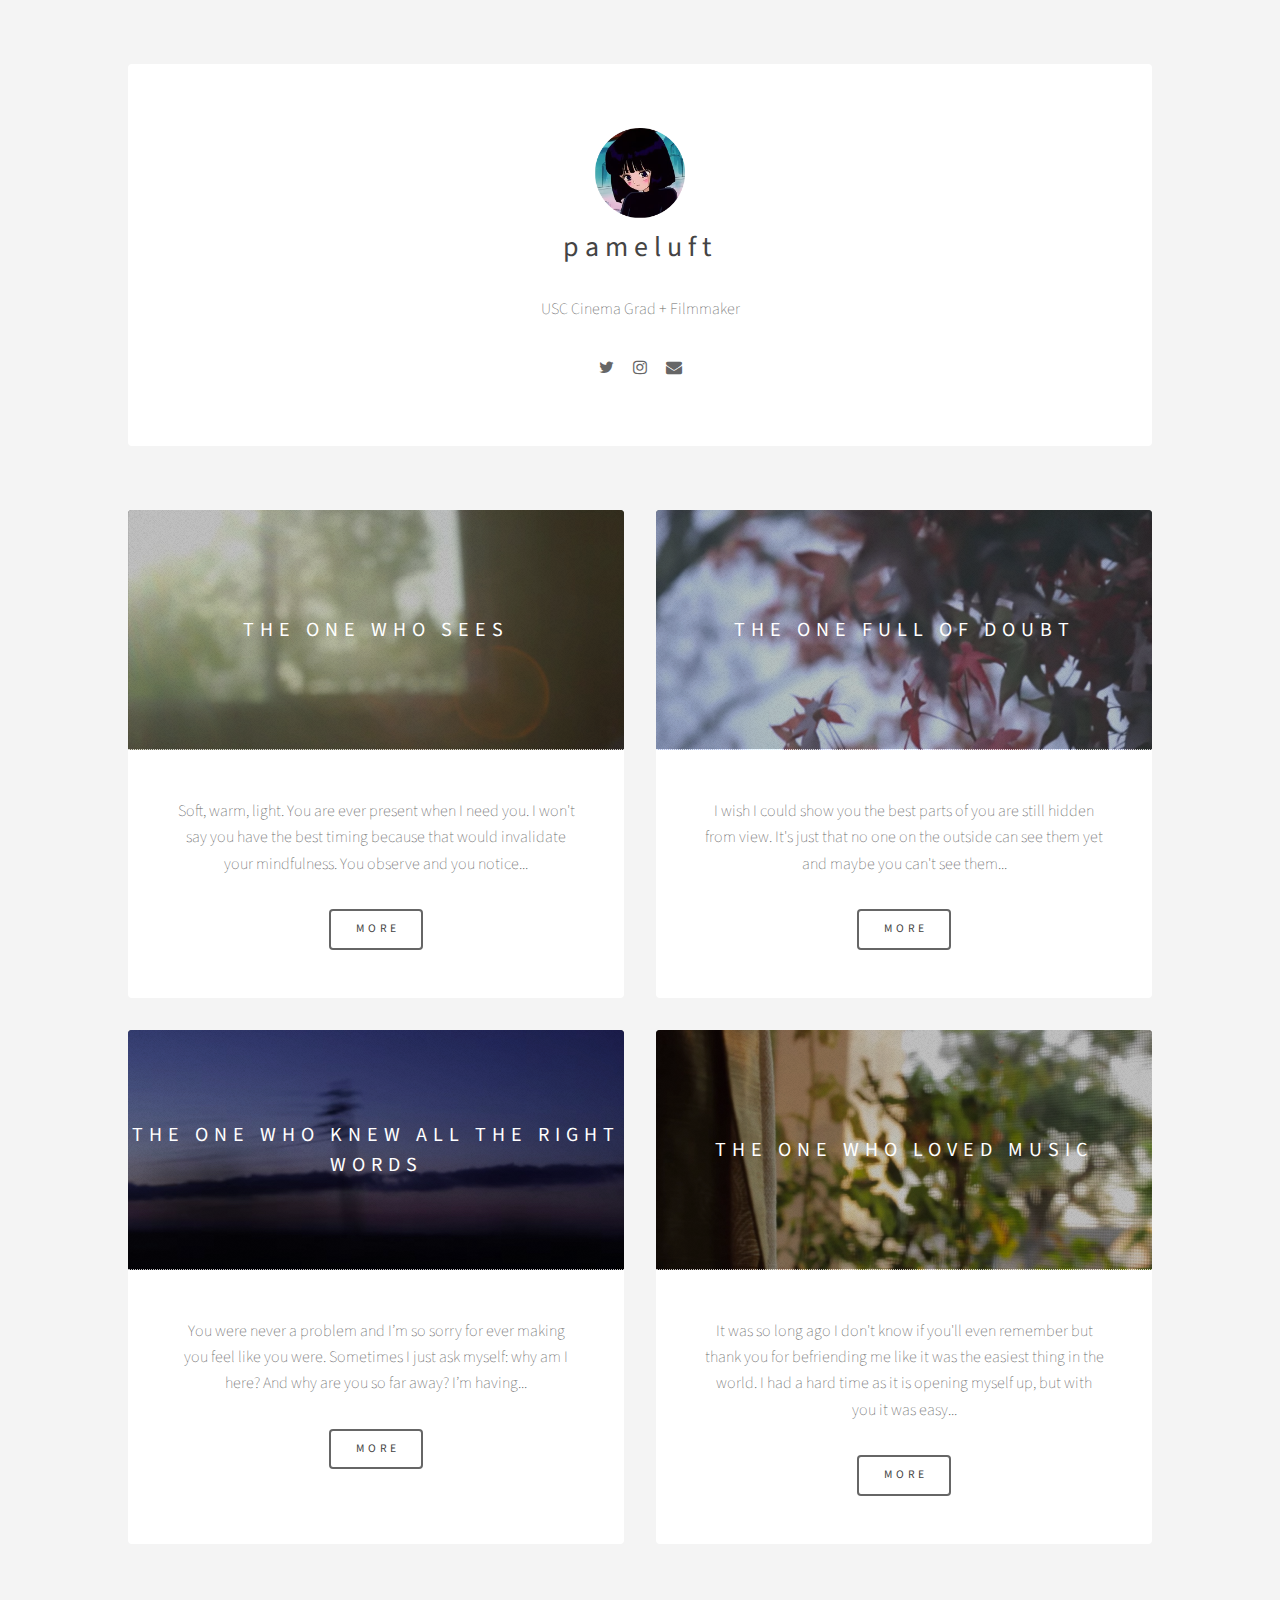
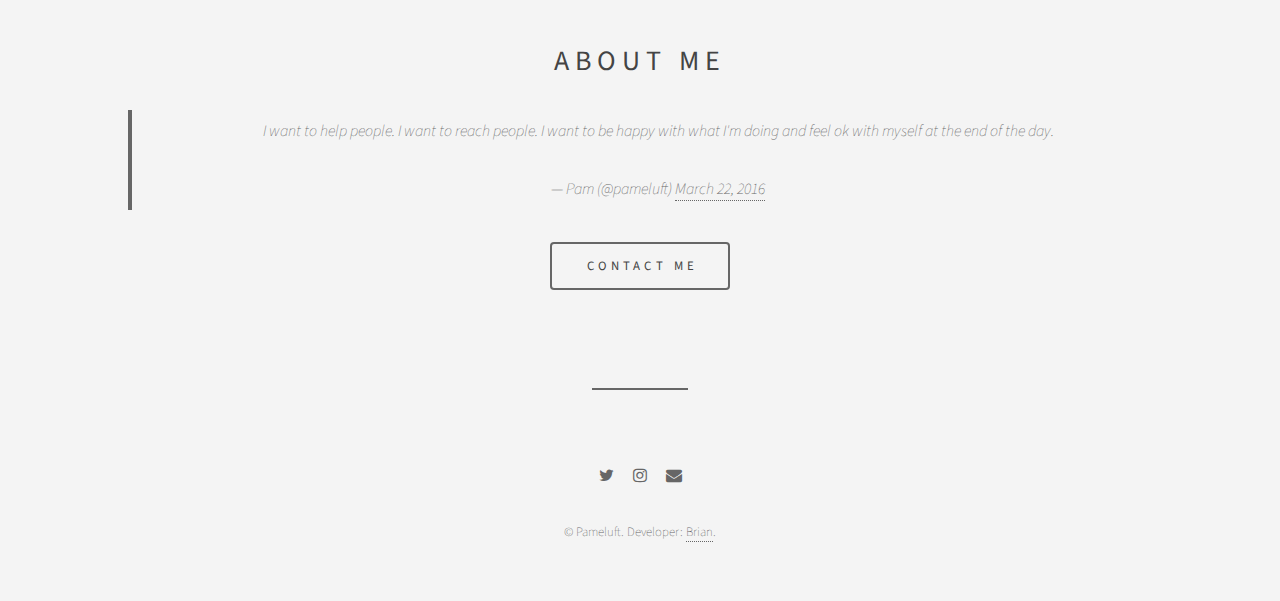
<file: index.html>
<!DOCTYPE HTML>

<html>
	<head>
		<title>pameluft</title>
		<meta charset="utf-8" />
		<meta name="viewport" content="width=device-width, initial-scale=1" />
		<link rel="stylesheet" href="assets/css/main.css" />
		<link href="images/profile.png" rel="shortcut icon" type="image/png" />
	</head>
	<body>

		

		<!-- Wrapper -->
			<div id="wrapper">

				<!-- Banner -->
					<section id="intro" class="main">
						<img src="images/profile.png" style="height: 10%;width: 10%">
						<h2 style="text-transform: none">pameluft</h2>
						<p style="text-transform: none">USC Cinema Grad + Filmmaker</p>
						<ul class="icons">
							<li><a href="https://twitter.com/pameluft" class="icon fa-twitter"></a></li>
							<li><a href="https://www.instagram.com/pameluft/" class="icon fa-instagram"></a></li>
							<li><a href="mailto:pameluft@gmail.com" class="icon fa-envelope"></a></li>
						</ul>
					</section>

				<!-- Items -->
					<section class="main items">

						<article class="item">
							<header>
								<a href="who_sees.html"><img src="images/who_see.png" alt="" /></a>
								<h3>the one who sees</h3>
							</header>
							<p>Soft, warm, light. You are ever present when I need you. I won't say you have the best timing because that would invalidate your mindfulness. You observe and you notice... </p>
							<ul class="actions">
								<li><a href="who_sees.html" class="button">More</a></li>
							</ul>
						</article>

						<article class="item">
							<header>
								<a href="full_of_doubt.html"><img src="images/full_of_doubt.png" alt="" /></a>
								<h3>THE ONE FULL OF DOUBT</h3>
							</header>
							<p>I wish I could show you the best parts of you are still hidden from view. It's just that no one on the outside can see them yet and maybe you can't see them...</p>
							<ul class="actions">
								<li><a href="full_of_doubt.html" class="button">More</a></li>
							</ul>
						</article>

						<article class="item">
							<header>
								<a href="right_words.html"><img src="images/right_words.png" alt="" /></a>
								<h3>THE ONE WHO KNEW ALL THE RIGHT WORDS</h3>
							</header>
							<p>You were never a problem and I’m so sorry for ever making you feel like you were. Sometimes I just ask myself: why am I here? And why are you so far away? I’m having...</p>
							<ul class="actions">
								<li><a href="right_words.html" class="button">More</a></li>
							</ul>
						</article>

						<article class="item">
							<header>
								<a href="loved_music.html"><img src="images/loved_music.png" alt="" /></a>
								<h3>the one who loved music</h3>
							</header>
							<p>It was so long ago I don't know if you'll even remember but thank you for befriending me like it was the easiest thing in the world. I had a hard time as it is opening myself up, but with you it was easy...</p>
							<ul class="actions">
								<li><a href="loved_music.html" class="button">More</a></li>
							</ul>
						</article>
					</section>

				<!-- CTA -->
					<section id="cta" class="main special">
						<h2>About Me</h2>
						<center>
						<blockquote class="twitter-tweet" data-lang="en"><p lang="en" dir="ltr">I want to help people. I want to reach people. I want to be happy with what I&#39;m doing and feel ok with myself at the end of the day.</p>&mdash; Pam (@pameluft) <a href="https://twitter.com/pameluft/status/712126202895421440">March 22, 2016</a></blockquote>
						</center>
					
						<ul class="actions">
							<li><a href="mailto:pameluft@gmail.com" class="button big">contact me</a></li>
						</ul>
					</section>


				<!-- Footer -->
					<!-- Footer -->
					<footer id="footer">
						<ul class="icons">
							<li><a href="https://twitter.com/pameluft" class="icon fa-twitter"></a></li>
							<li><a href="https://www.instagram.com/pameluft/" class="icon fa-instagram"></a></li>
							<li><a href="mailto:pameluft@gmail.com" class="icon fa-envelope"></a></li>
						</ul>
						<p class="copyright">&copy; Pameluft. Developer: <a href="http://brianramirez.info">Brian</a>.</p>
					</footer>

			</div>

		<!-- Scripts -->
			<script async src="//platform.twitter.com/widgets.js" charset="utf-8"></script>
			<script src="assets/js/jquery.min.js"></script>
			<script src="assets/js/skel.min.js"></script>
			<script src="assets/js/util.js"></script>
			<script src="assets/js/main.js"></script>

	</body>
</html>
</file>
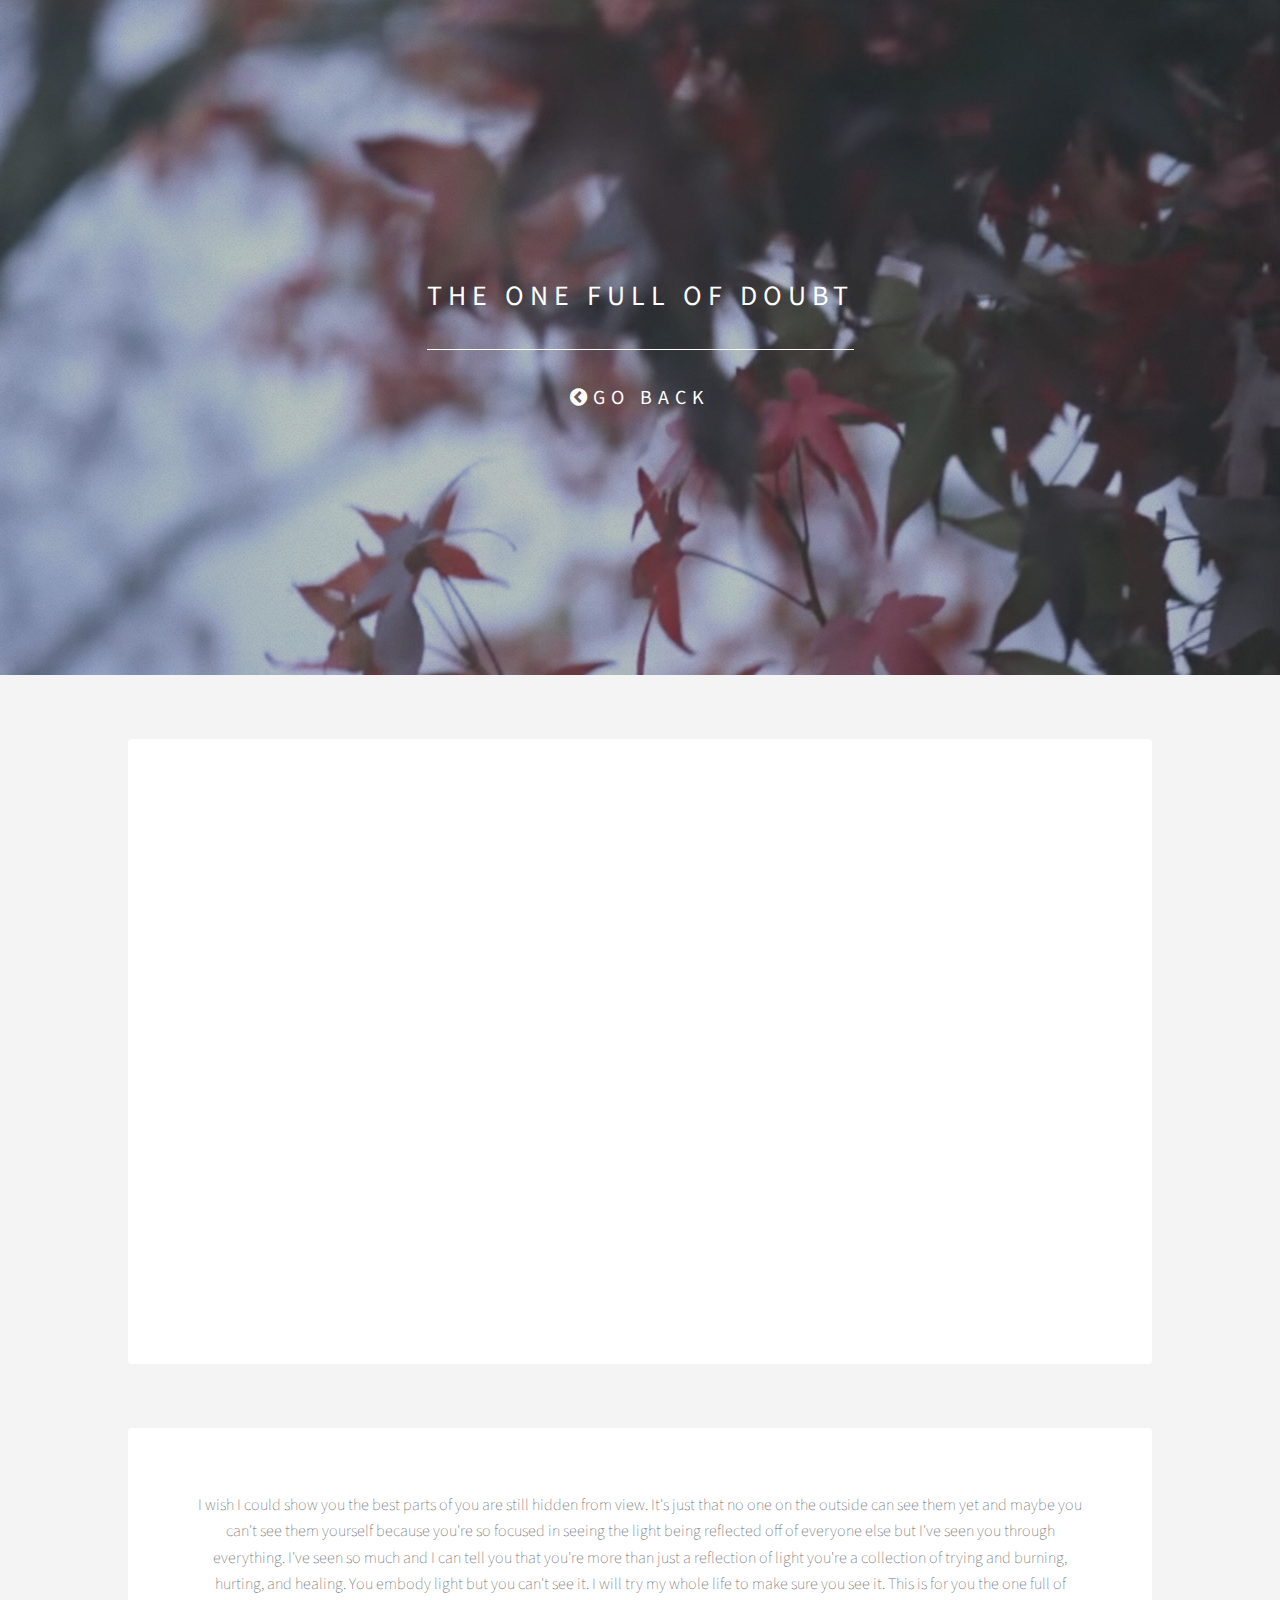
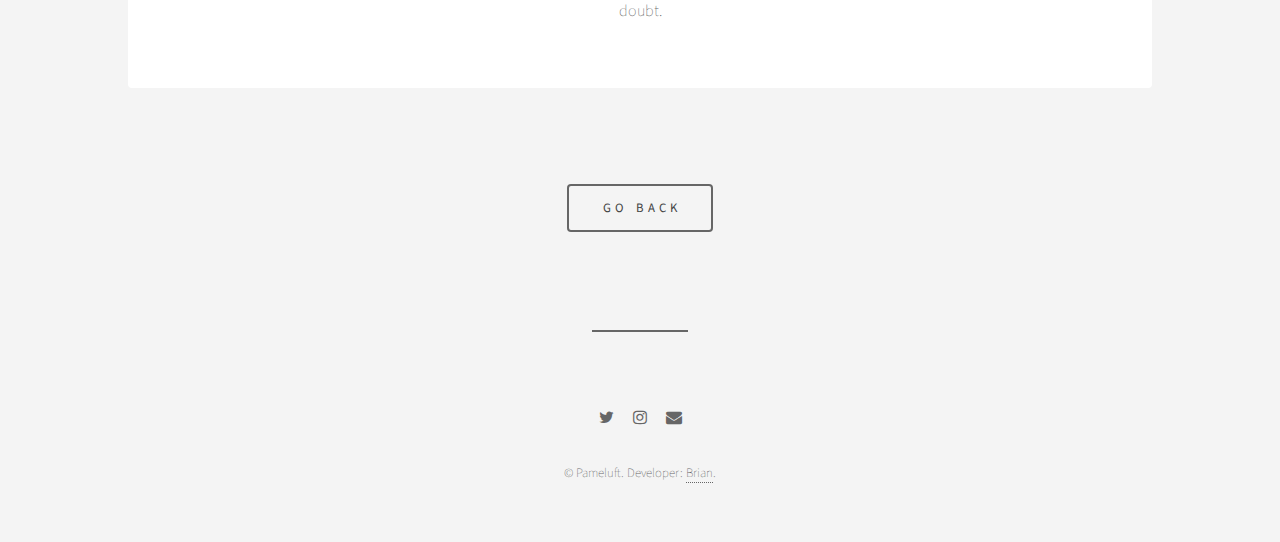
<file: full_of_doubt.html>
<!DOCTYPE HTML>

<html>
	<head>
		<title>the one full of doubt</title>
		<meta charset="utf-8" />
		<meta name="viewport" content="width=device-width, initial-scale=1" />
		<link rel="stylesheet" href="assets/css/main.css"/>
		<link href="images/profile.png" rel="shortcut icon" type="image/png" />
	</head>
	<body>

		<!-- Header -->
			<header id="header" class="alt" style="background-image: url(images/full_of_doubt.png)">

				<div class="inner">
					<h2>the one full of doubt</h2>

					<hr>

					<h3><a href="index.html" class="icon fa-chevron-circle-left">Go Back</a></h3>
				</div>
			</header>

		<!-- Wrapper -->
			<div id="wrapper">

				<!-- Banner -->
					<section id="intro" class="main">
						<div class="videoWrapper">
							<iframe width="560" height="315" src="https://www.youtube.com/embed/mlsMT9WK8S4"frameborder="0" allowfullscreen></iframe>

						</div>


					</section>

					<section id="intro" class="main">
						<p>I wish I could show you the best parts of you are still hidden from view. It's just that no one on the outside can see them yet and maybe you can't see them yourself because you're so focused in seeing the light being reflected off of everyone else but I've seen you through everything. I've seen so much and I can tell you that you're more than just a reflection of light you're a collection of trying and burning, hurting, and healing. You embody light but you can't see it. I will try my whole life to make sure you see it. This is for you the one full of doubt.</p>
								

					</section>

				

				<!-- CTA -->
					<section id="cta" class="main special">
						<ul class="actions">
							<li><a href="index.html" class="button big">Go Back</a></li>
						</ul>
					</section>

				

				<!-- Footer -->
					<footer id="footer">
						<ul class="icons">
							<li><a href="https://twitter.com/pameluft" class="icon fa-twitter"></a></li>
							<li><a href="https://www.instagram.com/pameluft/" class="icon fa-instagram"></a></li>
							<li><a href="mailto:pameluft@gmail.com" class="icon fa-envelope"></a></li>
						</ul>
						<p class="copyright">&copy; Pameluft. Developer: <a href="http://brianramirez.info">Brian</a>.</p>
					</footer>

			</div>

		<!-- Scripts -->
			<script src="assets/js/jquery.min.js"></script>
			<script src="assets/js/skel.min.js"></script>
			<script src="assets/js/util.js"></script>
			<script src="assets/js/main.js"></script>

	</body>
</html>
</file>
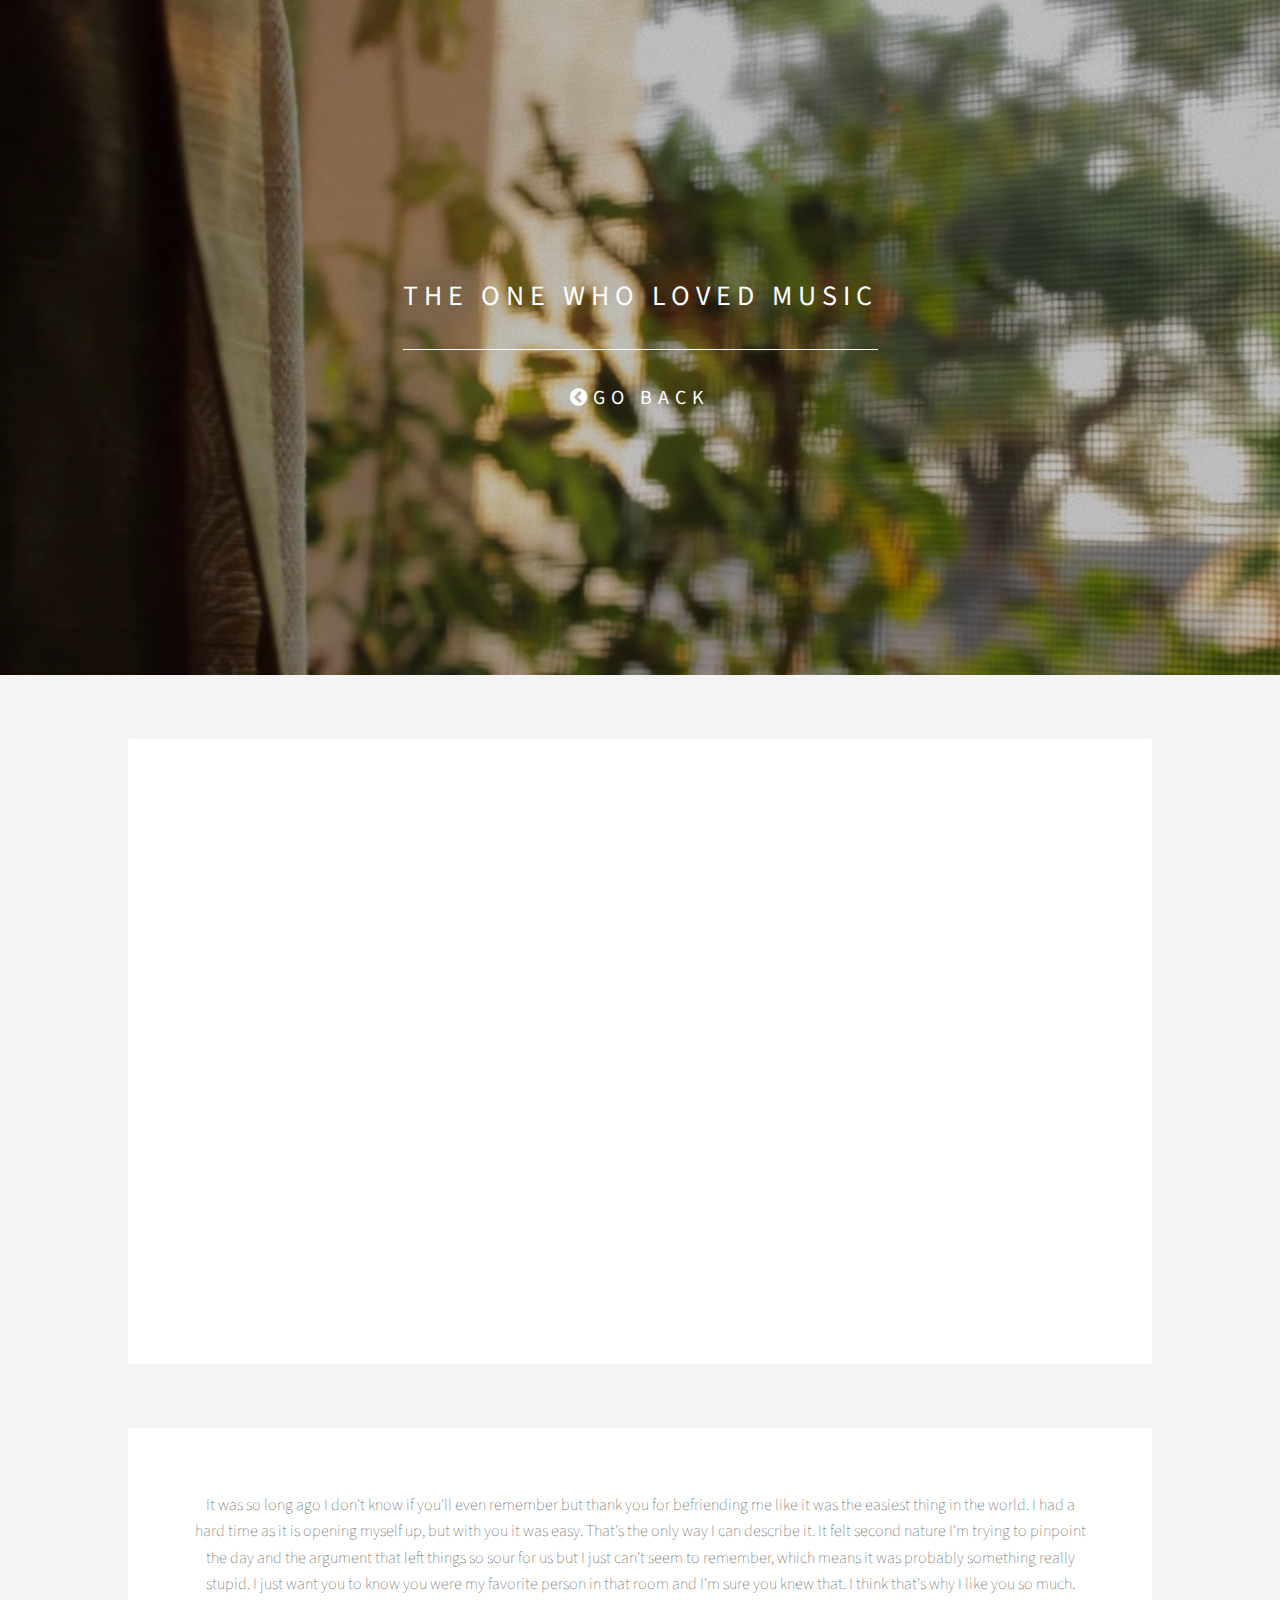
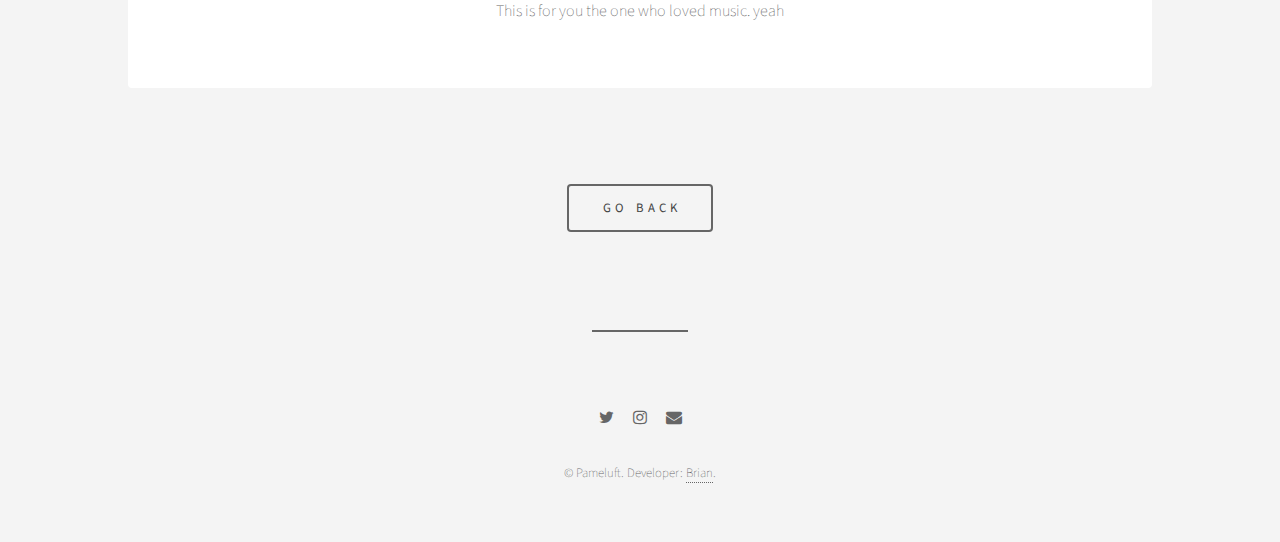
<file: loved_music.html>
<!DOCTYPE HTML>

<html>
	<head>
		<title>the one who loved music</title>
		<meta charset="utf-8" />
		<meta name="viewport" content="width=device-width, initial-scale=1" />
		<link rel="stylesheet" href="assets/css/main.css"/>
		<link href="images/profile.png" rel="shortcut icon" type="image/png" />
	</head>
	<body>

		<!-- Header -->
			<header id="header" class="alt" style="background-image: url(images/loved_music.png)">

				<div class="inner">
					<h2>the one who loved music</h2>

					<hr>

					<h3><a href="index.html" class="icon fa-chevron-circle-left">Go Back</a></h3>
				</div>
			</header>

		<!-- Wrapper -->
			<div id="wrapper">

				<!-- Banner -->
					<section id="intro" class="main">
						<div class="videoWrapper">
							<iframe width="560" height="315" src="https://www.youtube.com/embed/apvIxO_NI00"frameborder="0" allowfullscreen></iframe>

						</div>


					</section>

					<section id="intro" class="main">
						<p>It was so long ago I don't know if you'll even remember
							but thank you for befriending me like it was the easiest thing in the world. I had
							a hard time as it is opening myself up, but with you it was easy.
							That's the only way I can describe it. It felt second nature
							I'm trying to pinpoint the day and the argument that left things so sour for us
							but I just can't seem to remember, which means it was probably something really
							stupid.
							I just want you to know you were my favorite person in that room
							and I'm sure you knew that. I think that's why I like you so much.
							This is for you the one who loved music.
							yeah
						</p>
								

					</section>

				

				<!-- CTA -->
					<section id="cta" class="main special">
						<ul class="actions">
							<li><a href="index.html" class="button big">Go Back</a></li>
						</ul>
					</section>

				

				<!-- Footer -->
					<footer id="footer">
						<ul class="icons">
							<li><a href="https://twitter.com/pameluft" class="icon fa-twitter"></a></li>
							<li><a href="https://www.instagram.com/pameluft/" class="icon fa-instagram"></a></li>
							<li><a href="mailto:pameluft@gmail.com" class="icon fa-envelope"></a></li>
						</ul>
						<p class="copyright">&copy; Pameluft. Developer: <a href="http://brianramirez.info">Brian</a>.</p>
					</footer>

			</div>

		<!-- Scripts -->
			<script src="assets/js/jquery.min.js"></script>
			<script src="assets/js/skel.min.js"></script>
			<script src="assets/js/util.js"></script>
			<script src="assets/js/main.js"></script>

	</body>
</html>
</file>
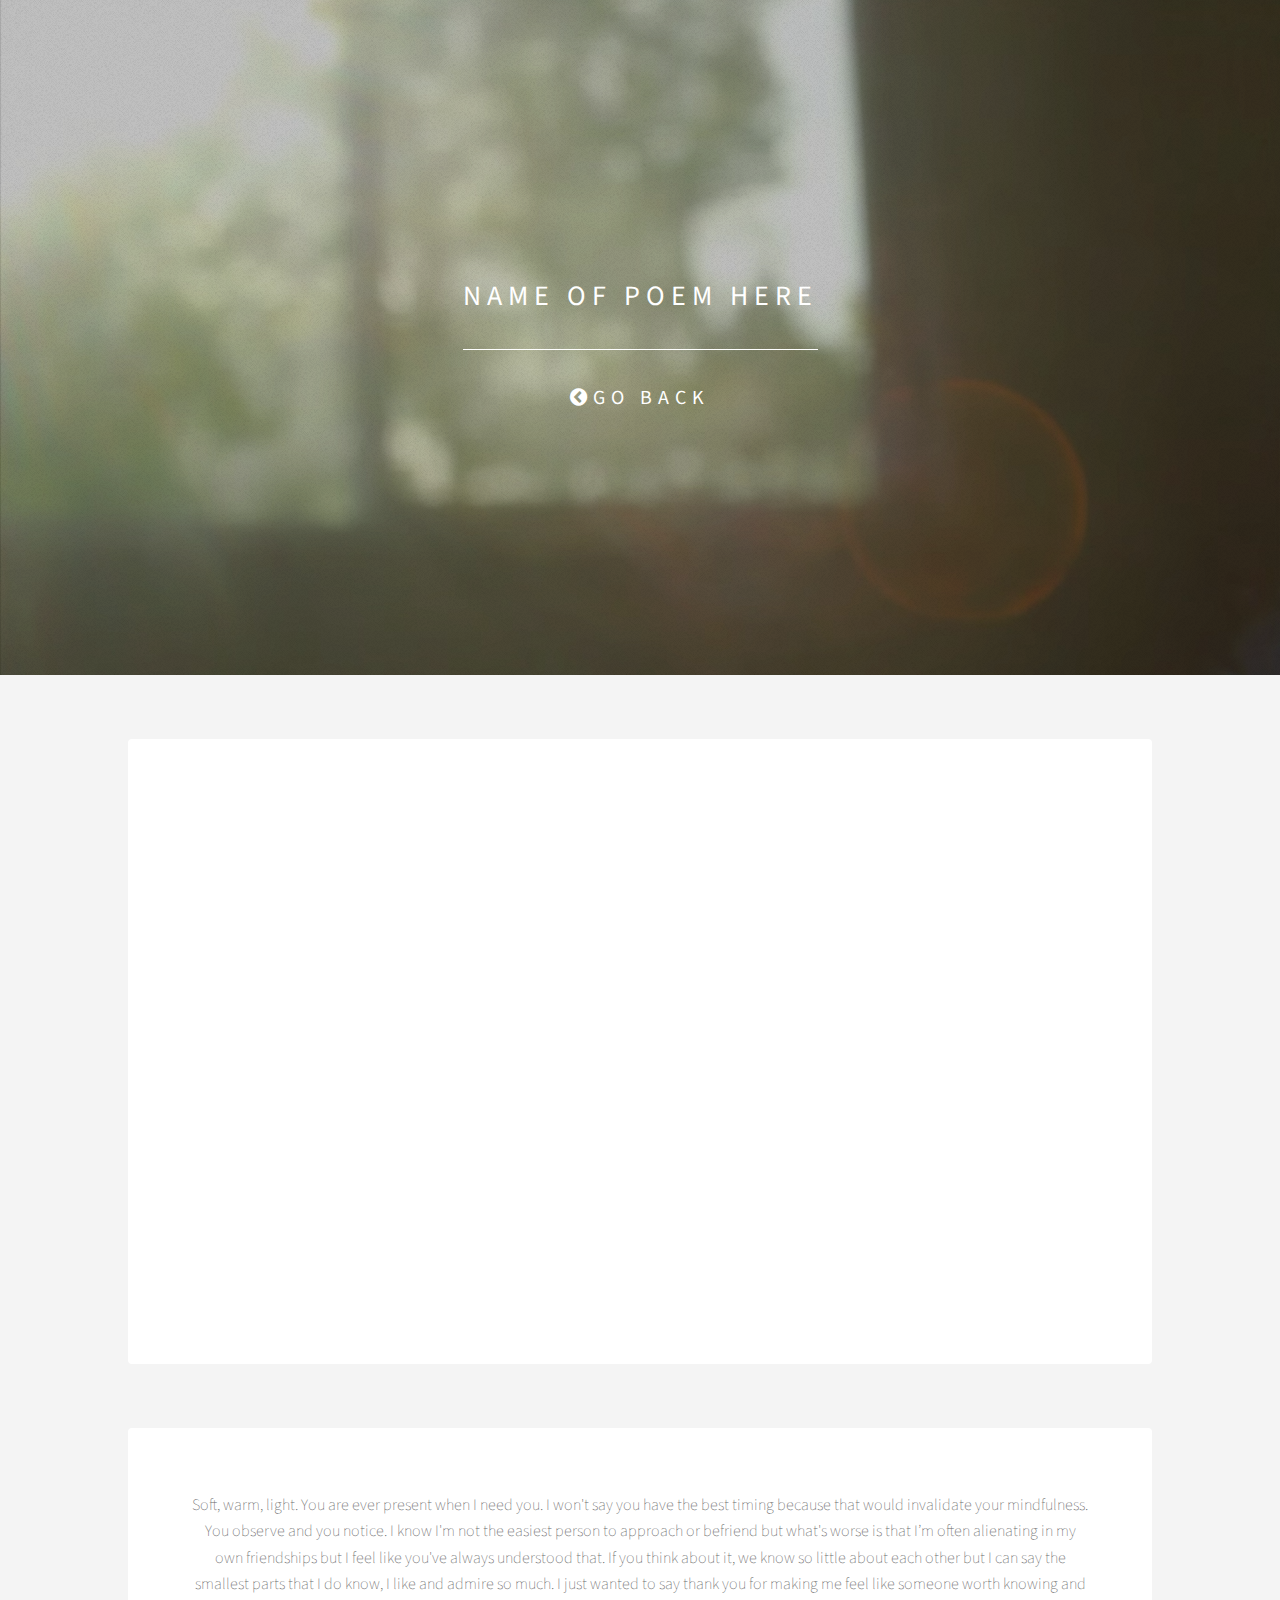
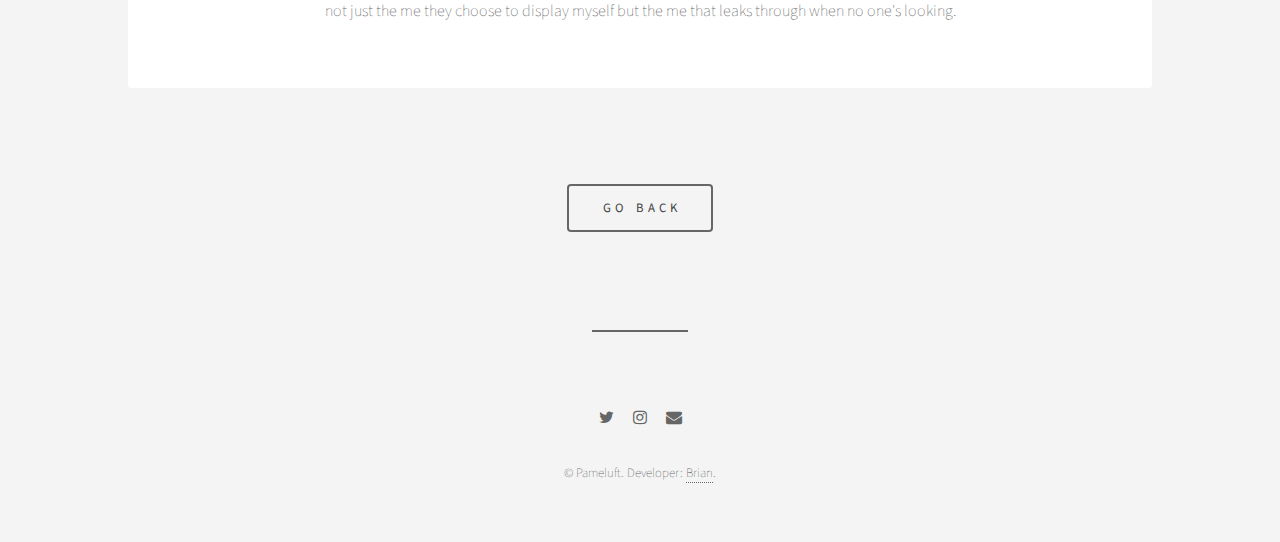
<file: poem template.html>
<!DOCTYPE HTML>

<html>
	<head>
		<title>name of poem</title>
		<meta charset="utf-8" />
		<meta name="viewport" content="width=device-width, initial-scale=1" />
		<link rel="stylesheet" href="assets/css/main.css"/>
		<link href="images/profile.png" rel="shortcut icon" type="image/png" />
	</head>
	<body>

		<!-- Header -->
			<header id="header" class="alt" style="background-image: url(images/who_see.png)">

				<div class="inner">
					<h2>name of poem here</h2>

					<hr>

					<h3><a href="/" class="icon fa-chevron-circle-left">Go Back</a></h3>
				</div>
			</header>

		<!-- Wrapper -->
			<div id="wrapper">

				<!-- Banner -->
					<section id="intro" class="main">
						<div class="videoWrapper">
							<iframe width="560" height="315" src="https://www.youtube.com/embed/Czx6tCkzANE"frameborder="0" allowfullscreen></iframe>

						</div>


					</section>

					<section id="intro" class="main">
						<p>Soft, warm, light. You are ever present when I need you. I won't say you have the best timing because that would invalidate your mindfulness. You observe and you
								notice. I know I'm not the easiest person to approach or befriend but what's
								worse is that I’m often alienating in my own friendships but I feel like you've
								always understood that. If you think about it, we know so little about each
								other but I can say the smallest parts that I do know, I like and admire so much.
								I just wanted to say thank you for making me feel like someone worth
								knowing and not just the me they choose to display myself but the me that leaks
								through when no one's looking.

								</p>
								

					</section>

				

				<!-- CTA -->
					<section id="cta" class="main special">
						<ul class="actions">
							<li><a href="/" class="button big">Go Back</a></li>
						</ul>
					</section>

				

				<!-- Footer -->
					<footer id="footer">
						<ul class="icons">
							<li><a href="https://twitter.com/pameluft" class="icon fa-twitter"></a></li>
							<li><a href="https://www.instagram.com/pameluft/" class="icon fa-instagram"></a></li>
							<li><a href="mailto:pameluft@gmail.com" class="icon fa-envelope"></a></li>
						</ul>
						<p class="copyright">&copy; Pameluft. Developer: <a href="https://brianramirez.info">Brian</a>.</p>
					</footer>

			</div>

		<!-- Scripts -->
			<script src="assets/js/jquery.min.js"></script>
			<script src="assets/js/skel.min.js"></script>
			<script src="assets/js/util.js"></script>
			<script src="assets/js/main.js"></script>

	</body>
</html>
</file>
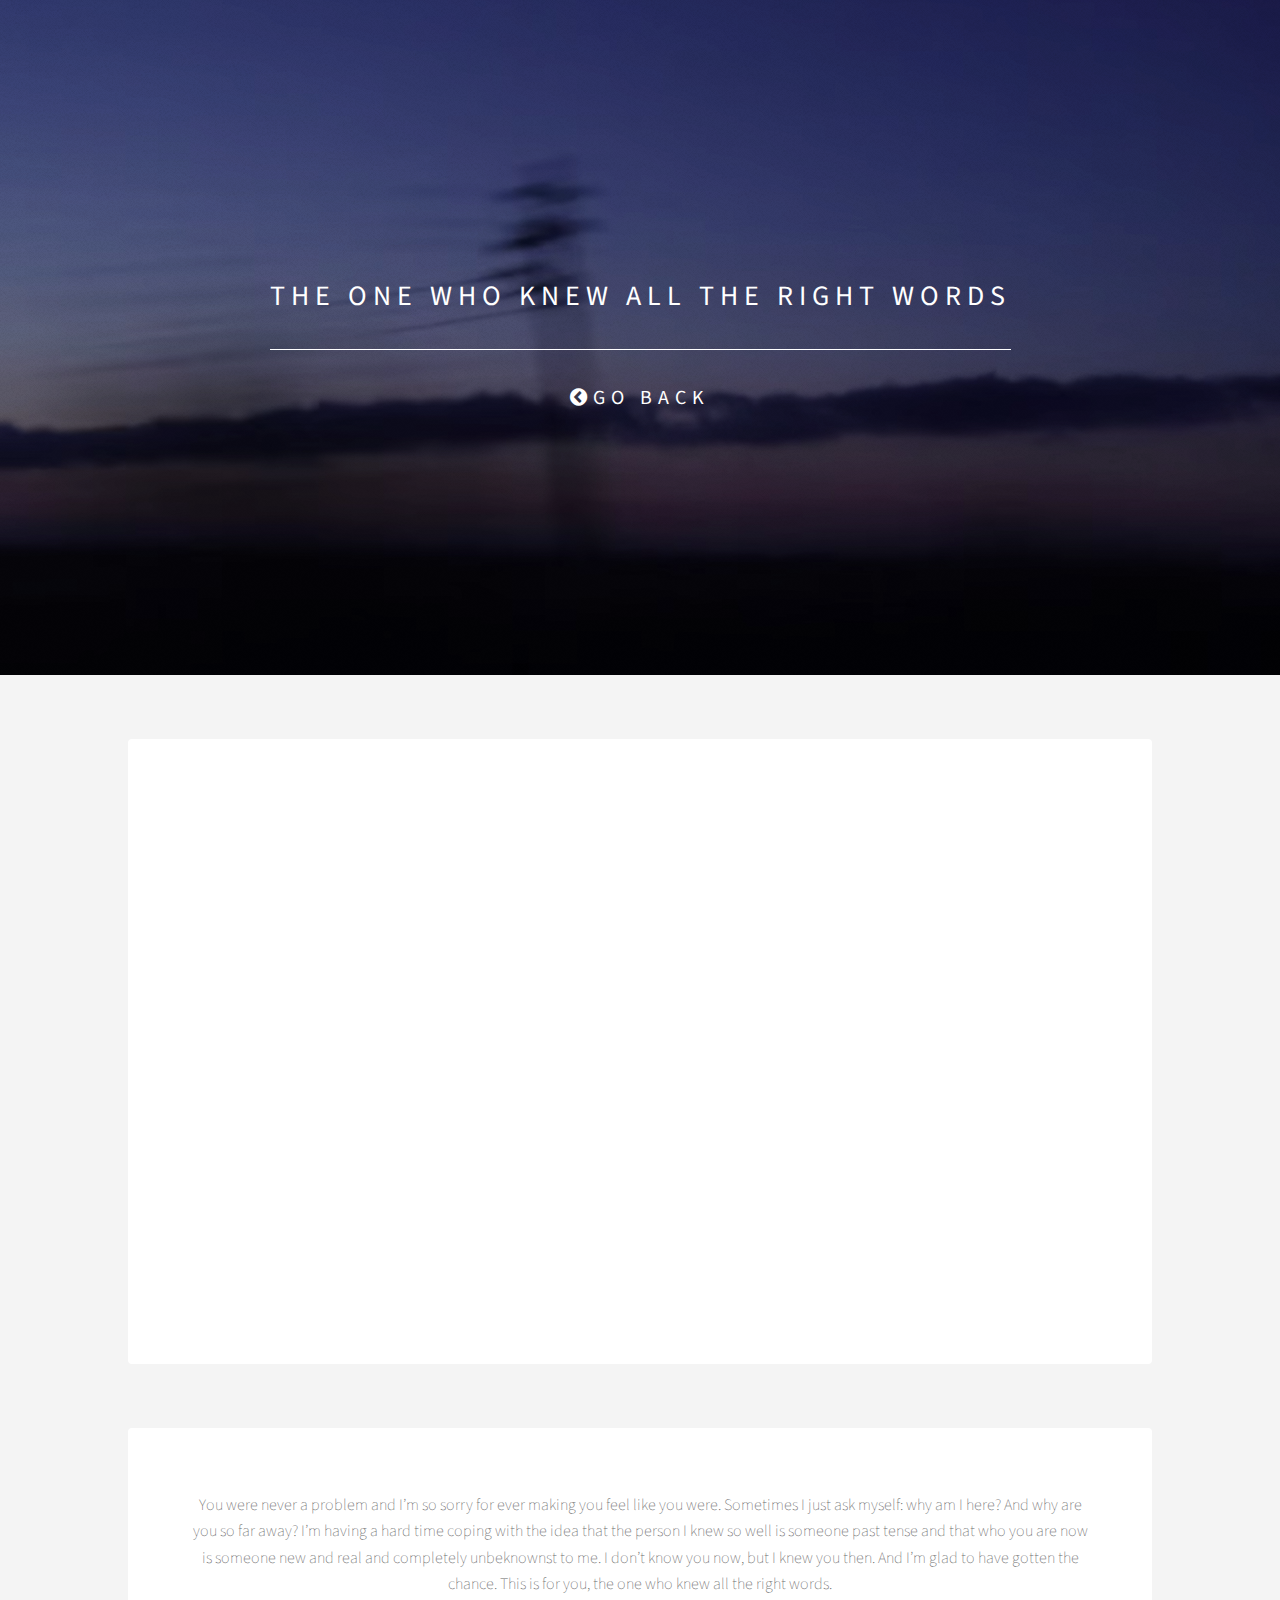
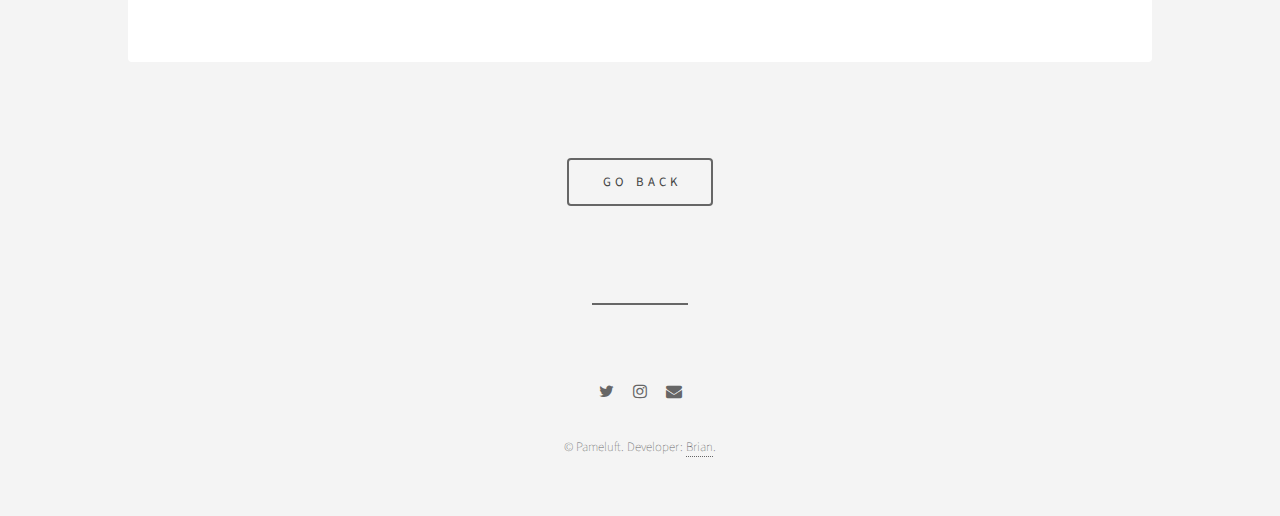
<file: right_words.html>
<!DOCTYPE HTML>

<html>
	<head>
		<title>the one who knew all the right words</title>
		<meta charset="utf-8" />
		<meta name="viewport" content="width=device-width, initial-scale=1" />
		<link rel="stylesheet" href="assets/css/main.css"/>
		<link href="images/profile.png" rel="shortcut icon" type="image/png" />
	</head>
	<body>

		<!-- Header -->
			<header id="header" class="alt" style="background-image: url(images/right_words.png)">

				<div class="inner">
					<h2>the one who knew all the right words</h2>

					<hr>

					<h3><a href="index.html" class="icon fa-chevron-circle-left">Go Back</a></h3>
				</div>
			</header>

		<!-- Wrapper -->
			<div id="wrapper">

				<!-- Banner -->
					<section id="intro" class="main">
						<div class="videoWrapper">
							<iframe width="560" height="315" src="https://www.youtube.com/embed/2dI44epMPko"frameborder="0" allowfullscreen></iframe>

						</div>


					</section>

					<section id="intro" class="main">
						<p>You were never a problem and I’m so sorry for ever making you feel like you were. Sometimes I just ask myself: why am I here? And why are you so far away? I’m having a hard time coping with the idea that the person I knew so well is someone past tense and that who you are now is someone new and real and completely unbeknownst to me. I don’t know you now, but I knew you then. And I’m glad to have gotten the chance. This is for you, the one who knew all the right words. </p>

					</section>

				

				<!-- CTA -->
					<section id="cta" class="main special">
						<ul class="actions">
							<li><a href="index.html" class="button big">Go Back</a></li>
						</ul>
					</section>

				

				<!-- Footer -->
					<footer id="footer">
						<ul class="icons">
							<li><a href="https://twitter.com/pameluft" class="icon fa-twitter"></a></li>
							<li><a href="https://www.instagram.com/pameluft/" class="icon fa-instagram"></a></li>
							<li><a href="mailto:pameluft@gmail.com" class="icon fa-envelope"></a></li>
						</ul>
						<p class="copyright">&copy; Pameluft. Developer: <a href="http://brianramirez.info">Brian</a>.</p>
					</footer>

			</div>

		<!-- Scripts -->
			<script src="assets/js/jquery.min.js"></script>
			<script src="assets/js/skel.min.js"></script>
			<script src="assets/js/util.js"></script>
			<script src="assets/js/main.js"></script>

	</body>
</html>
</file>
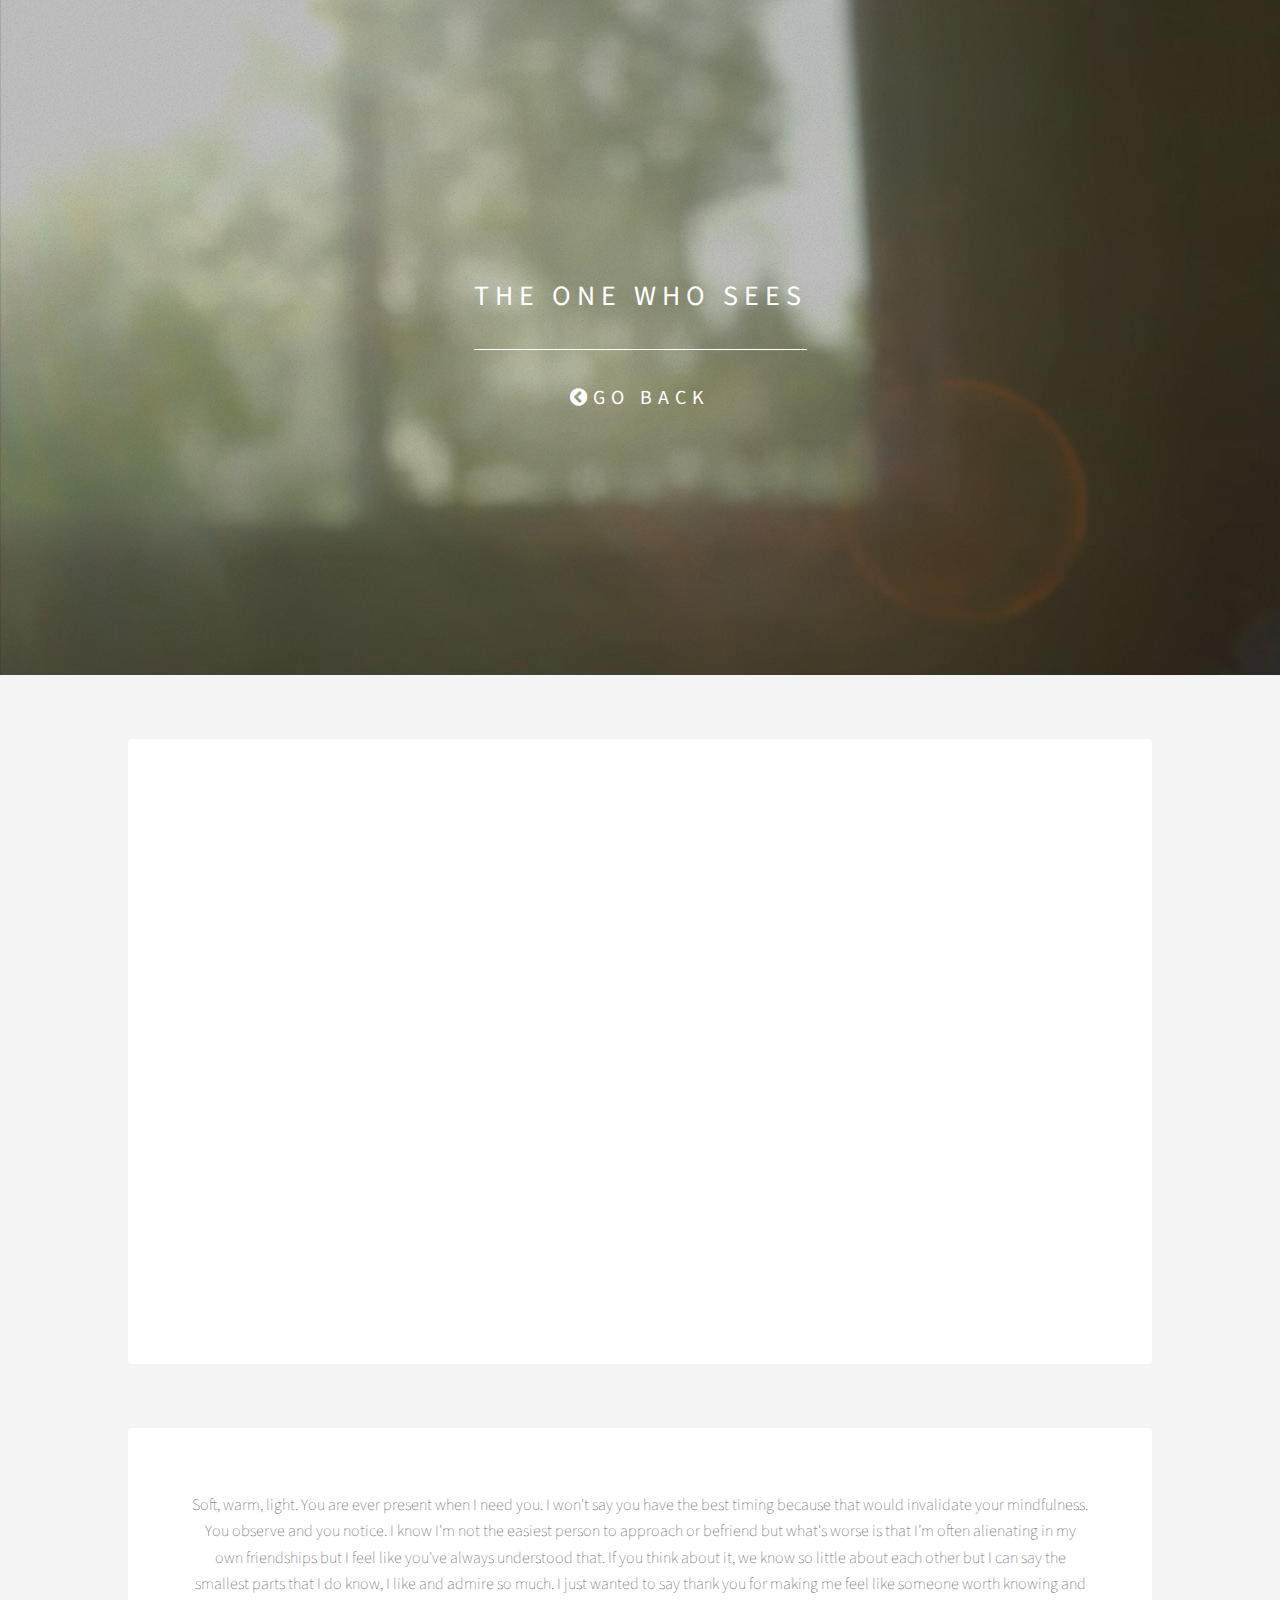
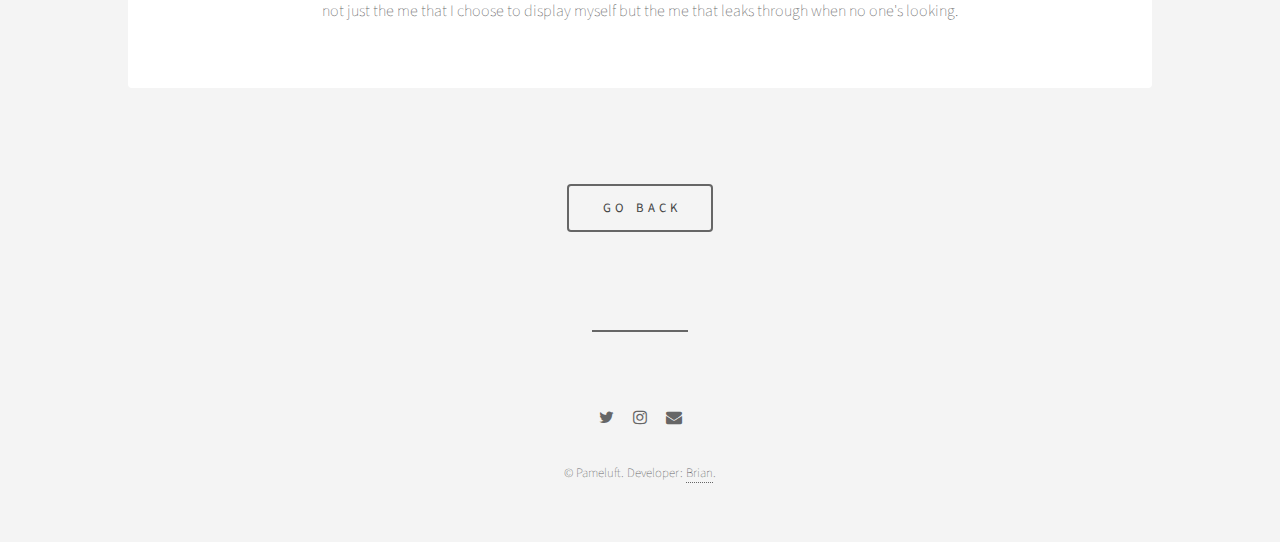
<file: who_sees.html>
<!DOCTYPE HTML>

<html>
	<head>
		<title>the one who sees</title>
		<meta charset="utf-8" />
		<meta name="viewport" content="width=device-width, initial-scale=1" />
		<link rel="stylesheet" href="assets/css/main.css"/>
		<link href="images/profile.png" rel="shortcut icon" type="image/png" />
	</head>
	<body>

		<!-- Header -->
			<header id="header" class="alt" style="background-image: url(images/who_see.png)">

				<div class="inner">
					<h2>the one who sees</h2>

					<hr>

					<h3><a href="index.html" class="icon fa-chevron-circle-left">Go Back</a></h3>
				</div>
			</header>

		<!-- Wrapper -->
			<div id="wrapper">

				<!-- Banner -->
					<section id="intro" class="main">
						<div class="videoWrapper">
							<iframe width="560" height="315" src="https://www.youtube.com/embed/Czx6tCkzANE"frameborder="0" allowfullscreen></iframe>

						</div>


					</section>

					<section id="intro" class="main">
						<p>Soft, warm, light. You are ever present when I need you. I won't say you have the best timing because that would invalidate your mindfulness. You observe and you
								notice. I know I'm not the easiest person to approach or befriend but what's
								worse is that I’m often alienating in my own friendships but I feel like you've
								always understood that. If you think about it, we know so little about each
								other but I can say the smallest parts that I do know, I like and admire so much.
								I just wanted to say thank you for making me feel like someone worth
								knowing and not just the me that I choose to display myself but the me that leaks
								through when no one's looking.

								</p>
								

					</section>

				

				<!-- CTA -->
					<section id="cta" class="main special">
						<ul class="actions">
							<li><a href="index.html" class="button big">Go Back</a></li>
						</ul>
					</section>

				

				<!-- Footer -->
					<footer id="footer">
						<ul class="icons">
							<li><a href="https://twitter.com/pameluft" class="icon fa-twitter"></a></li>
							<li><a href="https://www.instagram.com/pameluft/" class="icon fa-instagram"></a></li>
							<li><a href="mailto:pameluft@gmail.com" class="icon fa-envelope"></a></li>
						</ul>
						<p class="copyright">&copy; Pameluft. Developer: <a href="http://brianramirez.info">Brian</a>.</p>
					</footer>

			</div>

		<!-- Scripts -->
			<script src="assets/js/jquery.min.js"></script>
			<script src="assets/js/skel.min.js"></script>
			<script src="assets/js/util.js"></script>
			<script src="assets/js/main.js"></script>

	</body>
</html>
</file>
<file: assets/css/main.css>
@import url(font-awesome.min.css);
@import url("https://fonts.googleapis.com/css?family=Pacifico|Source+Sans+Pro:200,400");



/* Reset */

	html, body, div, span, applet, object, iframe, h1, h2, h3, h4, h5, h6, p, blockquote, pre, a, abbr, acronym, address, big, cite, code, del, dfn, em, img, ins, kbd, q, s, samp, small, strike, strong, sub, sup, tt, var, b, u, i, center, dl, dt, dd, ol, ul, li, fieldset, form, label, legend, table, caption, tbody, tfoot, thead, tr, th, td, article, aside, canvas, details, embed, figure, figcaption, footer, header, hgroup, menu, nav, output, ruby, section, summary, time, mark, audio, video {
		margin: 0;
		padding: 0;
		border: 0;
		font-size: 100%;
		font: inherit;
		vertical-align: baseline;
	}

	article, aside, details, figcaption, figure, footer, header, hgroup, menu, nav, section {
		display: block;
	}

	body {
		line-height: 1;
	}

	ol, ul {
		list-style: none;
	}

	blockquote, q {
		quotes: none;
	}

	blockquote:before, blockquote:after, q:before, q:after {
		content: '';
		content: none;
	}

	table {
		border-collapse: collapse;
		border-spacing: 0;
	}

	body {
		-webkit-text-size-adjust: none;
	}

/* Box Model */

	*, *:before, *:after {
		-moz-box-sizing: border-box;
		-webkit-box-sizing: border-box;
		box-sizing: border-box;
	}


/*Responsive youtube vid*/
	.videoWrapper {
		position: relative;
		padding-bottom: 56.25%; /* 16:9 */
		padding-top: 25px;
		height: 0;
	}
	.videoWrapper iframe {
		position: absolute;
		top: 0;
		left: 0;
		width: 100%;
		height: 100%;
	}

/* Basic */

	@-ms-viewport {
		width: device-width;
	}

	body {
		-ms-overflow-style: scrollbar;
	}

	@media screen and (max-width: 480px) {

		html, body {
			min-width: 320px;
		}

	}

	body {
		background: #f4f4f4;
	}

		body.is-loading *, body.is-loading *:before, body.is-loading *:after {
			-moz-animation: none !important;
			-webkit-animation: none !important;
			-ms-animation: none !important;
			animation: none !important;
			-moz-transition: none !important;
			-webkit-transition: none !important;
			-ms-transition: none !important;
			transition: none !important;
		}

/* Type */

	body {
		background-color: #f4f4f4;
		color: #666666;
	}

	body, input, select, textarea {
		font-family: "Source Sans Pro", Helvetica, sans-serif;
		font-size: 17pt;
		font-weight: 200;
		line-height: 1.65;
	}

		@media screen and (max-width: 1680px) {

			body, input, select, textarea {
				font-size: 13pt;
			}

		}

		@media screen and (max-width: 1280px) {

			body, input, select, textarea {
				font-size: 12pt;
			}

		}

		@media screen and (max-width: 360px) {

			body, input, select, textarea {
				font-size: 11pt;
			}

		}

	a {
		-moz-transition: color 0.2s ease, border-bottom-color 0.2s ease;
		-webkit-transition: color 0.2s ease, border-bottom-color 0.2s ease;
		-ms-transition: color 0.2s ease, border-bottom-color 0.2s ease;
		transition: color 0.2s ease, border-bottom-color 0.2s ease;
		text-decoration: none;
		border-bottom: dotted 1px;
	}

		a:hover {
			border-bottom-color: transparent;
		}

	strong, b {
		font-weight: 400;
	}

	em, i {
		font-style: italic;
	}

	p {
		margin: 0 0 2em 0;
	}

	h1, h2, h3, h4, h5, h6 {
		font-weight: 400;
		line-height: 1.5;
		margin: 0 0 1em 0;
		text-transform: uppercase;
		letter-spacing: 0.375rem;
	}

		h1 a, h2 a, h3 a, h4 a, h5 a, h6 a {
			color: inherit;
			text-decoration: none;
		}

	h1 {
		font-size: 2em;
	}

	h2 {
		font-size: 1.75em;
	}

	h3 {
		font-size: 1.25em;
	}

	h4 {
		font-size: 1em;
	}

	h5 {
		font-size: 0.9em;
	}

	h6 {
		font-size: 0.7em;
	}

	@media screen and (max-width: 736px) {

		h1 {
			font-size: 1.5em;
		}

		h2 {
			font-size: 1.25em;
		}

		h3 {
			font-size: 1em;
		}

	}

	sub {
		font-size: 0.8em;
		position: relative;
		top: 0.5em;
	}

	sup {
		font-size: 0.8em;
		position: relative;
		top: -0.5em;
	}

	blockquote {
		border-left: solid 4px;
		font-style: italic;
		margin: 0 0 2em 0;
		padding: 0.5em 0 0.5em 2em;
	}

	code {
		border-radius: 4px;
		border: solid 1px;
		font-family: "Courier New", monospace;
		font-size: 0.9em;
		margin: 0 0.25em;
		padding: 0.25em 0.65em;
	}

	pre {
		-webkit-overflow-scrolling: touch;
		font-family: "Courier New", monospace;
		font-size: 0.9em;
		margin: 0 0 2em 0;
	}

		pre code {
			display: block;
			line-height: 1.75;
			padding: 1em 1.5em;
			overflow-x: auto;
		}

	hr {
		border: 0;
		border-bottom: solid 1px;
		margin: 2em 0;
	}

		hr.major {
			margin: 3em 0;
		}

	.align-left {
		text-align: left;
	}

	.align-center {
		text-align: center;
	}

	.align-right {
		text-align: right;
	}

	input, select, textarea {
		color: #444444;
	}

	a {
		color: inherit;
	}

		a:hover {
			color: #EF6480 !important;
		}

	strong, b {
		color: #444444;
	}

	h1, h2, h3, h4, h5, h6 {
		color: #444444;
	}

	blockquote {
		border-left-color: #666666;
	}

	code {
		background: rgba(144, 144, 144, 0.075);
		border-color: #666666;
	}

	hr {
		border-bottom-color: #666666;
	}

/* Box */

	.box {
		border-radius: 4px;
		border: solid 1px;
		margin-bottom: 2em;
		padding: 1.5em;
	}

		.box > :last-child,
		.box > :last-child > :last-child,
		.box > :last-child > :last-child > :last-child {
			margin-bottom: 0;
		}

		.box.alt {
			border: 0;
			border-radius: 0;
			padding: 0;
		}

	.box {
		border-color: #666666;
	}

/* Button */

	input[type="submit"],
	input[type="reset"],
	input[type="button"],
	button,
	.button {
		-moz-appearance: none;
		-webkit-appearance: none;
		-ms-appearance: none;
		appearance: none;
		-moz-transition: box-shadow 0.2s ease-in-out, background-color 0.2s ease-in-out, color 0.2s ease-in-out;
		-webkit-transition: box-shadow 0.2s ease-in-out, background-color 0.2s ease-in-out, color 0.2s ease-in-out;
		-ms-transition: box-shadow 0.2s ease-in-out, background-color 0.2s ease-in-out, color 0.2s ease-in-out;
		transition: box-shadow 0.2s ease-in-out, background-color 0.2s ease-in-out, color 0.2s ease-in-out;
		border-radius: 4px;
		border: 0;
		cursor: pointer;
		display: inline-block;
		font-weight: 400;
		height: 3.5em;
		line-height: 3.5em;
		padding: 0 2em 0 2.375em;
		text-align: center;
		text-decoration: none;
		white-space: nowrap;
		text-transform: uppercase;
		letter-spacing: 0.325em;
		font-size: 0.725em;
	}

		input[type="submit"].icon:before,
		input[type="reset"].icon:before,
		input[type="button"].icon:before,
		button.icon:before,
		.button.icon:before {
			margin-right: 0.5em;
		}

		input[type="submit"].fit,
		input[type="reset"].fit,
		input[type="button"].fit,
		button.fit,
		.button.fit {
			display: block;
			margin: 0 0 1em 0;
			width: 100%;
		}

		input[type="submit"].big,
		input[type="reset"].big,
		input[type="button"].big,
		button.big,
		.button.big {
			font-size: 0.8em;
			padding: 0 2.5em 0 2.875em;
			height: 3.75em;
			line-height: 3.75em;
		}

		input[type="submit"].disabled, input[type="submit"]:disabled,
		input[type="reset"].disabled,
		input[type="reset"]:disabled,
		input[type="button"].disabled,
		input[type="button"]:disabled,
		button.disabled,
		button:disabled,
		.button.disabled,
		.button:disabled {
			-moz-pointer-events: none;
			-webkit-pointer-events: none;
			-ms-pointer-events: none;
			pointer-events: none;
			opacity: 0.25;
		}

		@media screen and (max-width: 480px) {

			input[type="submit"],
			input[type="reset"],
			input[type="button"],
			button,
			.button {
				padding: 0;
			}

		}

	input[type="submit"],
	input[type="reset"],
	input[type="button"],
	button,
	.button {
		background-color: transparent;
		box-shadow: inset 0 0 0 2px #666666;
		color: #444444 !important;
	}

		input[type="submit"]:hover,
		input[type="reset"]:hover,
		input[type="button"]:hover,
		button:hover,
		.button:hover {
			color: #EF6480 !important;
			box-shadow: inset 0 0 0 2px #EF6480;
		}

		input[type="submit"]:active,
		input[type="reset"]:active,
		input[type="button"]:active,
		button:active,
		.button:active {
			background-color: rgba(239, 100, 128, 0.15);
		}

		input[type="submit"].icon:before,
		input[type="reset"].icon:before,
		input[type="button"].icon:before,
		button.icon:before,
		.button.icon:before {
			color: #999999;
		}

/* Form */

	form {
		margin: 0 0 2em 0;
	}

	label {
		display: block;
		font-size: 0.9em;
		font-weight: 400;
		margin: 0 0 1em 0;
	}

	input[type="text"],
	input[type="password"],
	input[type="email"],
	select,
	textarea {
		-moz-appearance: none;
		-webkit-appearance: none;
		-ms-appearance: none;
		appearance: none;
		border-radius: 4px;
		border: none;
		border: solid 1px;
		color: inherit;
		display: block;
		outline: 0;
		padding: 0 1em;
		text-decoration: none;
		width: 100%;
	}

		input[type="text"]:invalid,
		input[type="password"]:invalid,
		input[type="email"]:invalid,
		select:invalid,
		textarea:invalid {
			box-shadow: none;
		}

	.select-wrapper {
		text-decoration: none;
		display: block;
		position: relative;
	}

		.select-wrapper:before {
			-moz-osx-font-smoothing: grayscale;
			-webkit-font-smoothing: antialiased;
			font-family: FontAwesome;
			font-style: normal;
			font-weight: normal;
			text-transform: none !important;
		}

		.select-wrapper:before {
			content: '\f078';
			display: block;
			height: 2.75em;
			line-height: 2.75em;
			pointer-events: none;
			position: absolute;
			right: 0;
			text-align: center;
			top: 0;
			width: 2.75em;
		}

		.select-wrapper select::-ms-expand {
			display: none;
		}

	input[type="text"],
	input[type="password"],
	input[type="email"],
	select {
		height: 2.75em;
	}

	textarea {
		padding: 0.75em 1em;
	}

	input[type="checkbox"],
	input[type="radio"] {
		-moz-appearance: none;
		-webkit-appearance: none;
		-ms-appearance: none;
		appearance: none;
		display: block;
		float: left;
		margin-right: -2em;
		opacity: 0;
		width: 1em;
		z-index: -1;
	}

		input[type="checkbox"] + label,
		input[type="radio"] + label {
			text-decoration: none;
			cursor: pointer;
			display: inline-block;
			font-size: 1em;
			font-weight: 200;
			padding-left: 2.4em;
			padding-right: 0.75em;
			position: relative;
		}

			input[type="checkbox"] + label:before,
			input[type="radio"] + label:before {
				-moz-osx-font-smoothing: grayscale;
				-webkit-font-smoothing: antialiased;
				font-family: FontAwesome;
				font-style: normal;
				font-weight: normal;
				text-transform: none !important;
			}

			input[type="checkbox"] + label:before,
			input[type="radio"] + label:before {
				border-radius: 4px;
				border: solid 1px;
				content: '';
				display: inline-block;
				height: 1.65em;
				left: 0;
				line-height: 1.58125em;
				position: absolute;
				text-align: center;
				top: 0;
				width: 1.65em;
			}

		input[type="checkbox"]:checked + label:before,
		input[type="radio"]:checked + label:before {
			content: '\f00c';
		}

	input[type="checkbox"] + label:before {
		border-radius: 4px;
	}

	input[type="radio"] + label:before {
		border-radius: 100%;
	}

	::-webkit-input-placeholder {
		opacity: 1.0;
	}

	:-moz-placeholder {
		opacity: 1.0;
	}

	::-moz-placeholder {
		opacity: 1.0;
	}

	:-ms-input-placeholder {
		opacity: 1.0;
	}

	.formerize-placeholder {
		opacity: 1.0;
	}

	label {
		color: #444444;
	}

	input[type="text"],
	input[type="password"],
	input[type="email"],
	select,
	textarea {
		background: rgba(144, 144, 144, 0.075);
		border-color: #666666;
	}

		input[type="text"]:focus,
		input[type="password"]:focus,
		input[type="email"]:focus,
		select:focus,
		textarea:focus {
			border-color: #EF6480;
			box-shadow: 0 0 0 1px #EF6480;
		}

	.select-wrapper:before {
		color: #666666;
	}

	input[type="checkbox"] + label,
	input[type="radio"] + label {
		color: #666666;
	}

		input[type="checkbox"] + label:before,
		input[type="radio"] + label:before {
			background: rgba(144, 144, 144, 0.075);
			border-color: #666666;
		}

	input[type="checkbox"]:checked + label:before,
	input[type="radio"]:checked + label:before {
		background-color: #EF6480;
		border-color: #EF6480;
		color: #ffffff;
	}

	input[type="checkbox"]:focus + label:before,
	input[type="radio"]:focus + label:before {
		border-color: #EF6480;
		box-shadow: 0 0 0 1px #EF6480;
	}

	::-webkit-input-placeholder {
		color: #999999 !important;
	}

	:-moz-placeholder {
		color: #999999 !important;
	}

	::-moz-placeholder {
		color: #999999 !important;
	}

	:-ms-input-placeholder {
		color: #999999 !important;
	}

	.formerize-placeholder {
		color: #999999 !important;
	}

/* Icon */

	.icon {
		text-decoration: none;
		border-bottom: none;
		position: relative;
	}

		.icon:before {
			-moz-osx-font-smoothing: grayscale;
			-webkit-font-smoothing: antialiased;
			font-family: FontAwesome;
			font-style: normal;
			font-weight: normal;
			text-transform: none !important;
		}

		.icon > .label {
			display: none;
		}

		.icon.major {
			display: block;
			margin: 0 0 1.5em 0;
		}

			.icon.major:before {
				cursor: default;
				font-size: 2.5rem;
				box-shadow: inset 0 0 0 2px #666666;
				width: 2.5em;
				height: 2.5em;
				line-height: 2.5em;
				display: inline-block;
				border-radius: 100%;
				color: #666666;
			}

		@media screen and (max-width: 736px) {

			.icon.major:before {
				font-size: 2rem;
			}

		}

/* Image */

	.image {
		border-radius: 4px;
		border: 0;
		display: inline-block;
		position: relative;
	}

		.image img {
			border-radius: 4px;
			display: block;
		}

		.image.left, .image.right {
			max-width: 40%;
		}

			.image.left img, .image.right img {
				width: 100%;
			}

		.image.left {
			float: left;
			margin: 0 1.5em 1em 0;
			top: 0.25em;
		}

		.image.right {
			float: right;
			margin: 0 0 1em 1.5em;
			top: 0.25em;
		}

		.image.fit {
			display: block;
			margin: 0 0 2em 0;
			width: 100%;
		}

			.image.fit img {
				width: 100%;
			}

		.image.main {
			display: block;
			margin: 0 0 3em 0;
			width: 100%;
		}

			.image.main img {
				width: 100%;
			}

/* List */

	ol {
		list-style: decimal;
		margin: 0 0 2em 0;
		padding-left: 1.25em;
	}

		ol li {
			padding-left: 0.25em;
		}

	ul {
		list-style: disc;
		margin: 0 0 2em 0;
		padding-left: 1em;
	}

		ul li {
			padding-left: 0.5em;
		}

		ul.alt {
			list-style: none;
			padding-left: 0;
		}

			ul.alt li {
				border-top: solid 1px;
				padding: 0.5em 0;
			}

				ul.alt li:first-child {
					border-top: 0;
					padding-top: 0;
				}

		ul.icons {
			cursor: default;
			list-style: none;
			padding-left: 0;
		}

			ul.icons li {
				display: inline-block;
				padding: 0 1em 0 0;
			}

				ul.icons li:last-child {
					padding-right: 0;
				}

		ul.actions {
			cursor: default;
			list-style: none;
			padding-left: 0;
		}

			ul.actions li {
				display: inline-block;
				padding: 0 1em 0 0;
				vertical-align: middle;
			}

				ul.actions li:last-child {
					padding-right: 0;
				}

			ul.actions.small li {
				padding: 0 0.5em 0 0;
			}

			ul.actions.vertical li {
				display: block;
				padding: 1em 0 0 0;
			}

				ul.actions.vertical li:first-child {
					padding-top: 0;
				}

				ul.actions.vertical li > * {
					margin-bottom: 0;
				}

			ul.actions.vertical.small li {
				padding: 0.5em 0 0 0;
			}

				ul.actions.vertical.small li:first-child {
					padding-top: 0;
				}

			ul.actions.fit {
				display: table;
				margin-left: -1em;
				padding: 0;
				table-layout: fixed;
				width: calc(100% + 1em);
			}

				ul.actions.fit li {
					display: table-cell;
					padding: 0 0 0 1em;
				}

					ul.actions.fit li > * {
						margin-bottom: 0;
					}

				ul.actions.fit.small {
					margin-left: -0.5em;
					width: calc(100% + 0.5em);
				}

					ul.actions.fit.small li {
						padding: 0 0 0 0.5em;
					}

			@media screen and (max-width: 480px) {

				ul.actions {
					margin: 0 0 2em 0;
				}

					ul.actions li {
						padding: 1em 0 0 0;
						display: block;
						text-align: center;
						width: 100%;
					}

						ul.actions li:first-child {
							padding-top: 0;
						}

						ul.actions li > * {
							width: 100%;
							margin: 0 !important;
						}

					ul.actions.small li {
						padding: 0.5em 0 0 0;
					}

						ul.actions.small li:first-child {
							padding-top: 0;
						}

			}

	dl {
		margin: 0 0 2em 0;
	}

		dl dt {
			display: block;
			font-weight: 400;
			margin: 0 0 1em 0;
		}

		dl dd {
			margin-left: 2em;
		}

	ul.alt li {
		border-top-color: #666666;
	}

/* Table */

	.table-wrapper {
		-webkit-overflow-scrolling: touch;
		overflow-x: auto;
	}

	table {
		margin: 0 0 2em 0;
		width: 100%;
	}

		table tbody tr {
			border: solid 1px;
			border-left: 0;
			border-right: 0;
		}

		table td {
			padding: 0.75em 0.75em;
		}

		table th {
			font-size: 0.9em;
			font-weight: 400;
			padding: 0 0.75em 0.75em 0.75em;
			text-align: left;
		}

		table thead {
			border-bottom: solid 2px;
		}

		table tfoot {
			border-top: solid 2px;
		}

		table.alt {
			border-collapse: separate;
		}

			table.alt tbody tr td {
				border: solid 1px;
				border-left-width: 0;
				border-top-width: 0;
			}

				table.alt tbody tr td:first-child {
					border-left-width: 1px;
				}

			table.alt tbody tr:first-child td {
				border-top-width: 1px;
			}

			table.alt thead {
				border-bottom: 0;
			}

			table.alt tfoot {
				border-top: 0;
			}

	table tbody tr {
		border-color: #666666;
	}

		table tbody tr:nth-child(2n + 1) {
			background-color: rgba(144, 144, 144, 0.075);
		}

	table th {
		color: #444444;
	}

	table thead {
		border-bottom-color: #666666;
	}

	table tfoot {
		border-top-color: #666666;
	}

	table.alt tbody tr td {
		border-color: #666666;
	}

/* Item */

	.item {
		padding: 3em 3em 1em 3em;
		background-color: #ffffff;
		border-radius: 4px;
		text-align: center;
	}

		.item header {
			border-top-left-radius: 4px;
			border-top-right-radius: 4px;
			margin: -3em 0 3em -3em;
			width: calc(100% + 6em);
			height: 15em;
			display: -moz-flex;
			display: -webkit-flex;
			display: -ms-flex;
			display: flex;
			-moz-align-items: center;
			-webkit-align-items: center;
			-ms-align-items: center;
			align-items: center;
			-moz-justify-content: center;
			-webkit-justify-content: center;
			-ms-justify-content: center;
			justify-content: center;
			background-color: #444;
			color: rgba(255, 255, 255, 0.75);
			position: relative;
			overflow: hidden;
		}

			.item header input, .item header select, .item header textarea {
				color: #ffffff;
			}

			.item header a {
				color: inherit;
			}

				.item header a:hover {
					color: #EF6480 !important;
				}

			.item header strong, .item header b {
				color: #ffffff;
			}

			.item header h1, .item header h2, .item header h3, .item header h4, .item header h5, .item header h6 {
				color: #ffffff;
			}

			.item header blockquote {
				border-left-color: #ffffff;
			}

			.item header code {
				background: rgba(255, 255, 255, 0.075);
				border-color: #ffffff;
			}

			.item header hr {
				border-bottom-color: #ffffff;
			}

			.item header a {
				-moz-transition: -moz-transform 0.2s ease;
				-webkit-transition: -webkit-transform 0.2s ease;
				-ms-transition: -ms-transform 0.2s ease;
				transition: transform 0.2s ease;
				background-size: cover;
				background-position: center;
				background-repeat: no-repeat;
				position: absolute;
				top: 0;
				left: 0;
				width: 100%;
				height: 100%;
				display: block;
			}

				.item header a:before {
					content: '';
					display: block;
					position: absolute;
					top: 0;
					left: 0;
					width: 100%;
					height: 100%;
					background-color: rgba(0, 0, 0, 0.25);
					background-image: url("images/overlay.png");
				}

			.item header:hover a {
				-moz-transform: scale(1.1);
				-webkit-transform: scale(1.1);
				-ms-transform: scale(1.1);
				transform: scale(1.1);
			}

			.item header > * {
				position: relative;
				z-index: 1;
			}

			.item header h3 {
				margin: 0;
				-moz-pointer-events: none;
				-webkit-pointer-events: none;
				-ms-pointer-events: none;
				pointer-events: none;
			}

	.items {
		display: -moz-flex;
		display: -webkit-flex;
		display: -ms-flex;
		display: flex;
		-moz-flex-wrap: wrap;
		-webkit-flex-wrap: wrap;
		-ms-flex-wrap: wrap;
		flex-wrap: wrap;
		width: calc(100% + 2em);
		margin: -2em 0 0 -2em;
	}

		.items .item {
			margin: 2em 0 0 2em;
			width: calc(50% - 2em);
		}

	@media screen and (max-width: 980px) {

		.item header {
			height: 25em;
		}

		.items {
			-moz-flex-direction: column;
			-webkit-flex-direction: column;
			-ms-flex-direction: column;
			flex-direction: column;
			-moz-flex-wrap: nowrap;
			-webkit-flex-wrap: nowrap;
			-ms-flex-wrap: nowrap;
			flex-wrap: nowrap;
			width: 100%;
			margin: 0;
		}

			.items .item {
				width: 100%;
				margin: 0 0 2em 0;
			}

				.items .item:last-child {
					margin-bottom: 0;
				}

	}

	@media screen and (max-width: 736px) {

		.item header {
			height: 15em;
		}

		.items .item {
			margin: 0 0 1em 0;
		}

	}

	@media screen and (max-width: 480px) {

		.item {
			padding: 2em 1em 0.1em 1em;
		}

			.item header {
				height: 12em;
				margin: -2em 0 2em -1em;
				width: calc(100% + 2em);
			}

	}

/* Wrapper */

	#wrapper {
		width: 64em;
		margin: 0 auto;
		max-width: calc(100% - 4em);
		padding: 4em 0 2em 0;
	}

		#wrapper > .main {
			margin-bottom: 4em;
		}

		@media screen and (max-width: 980px) {

			#wrapper {
				padding: 2em 0 2em 0;
			}

				#wrapper > .main {
					margin-bottom: 2em;
				}

		}

		@media screen and (max-width: 736px) {

			#wrapper {
				max-width: calc(100% - 2em);
				padding: 1em 0 0.1em 0;
			}

				#wrapper > .main {
					margin-bottom: 1em;
				}

		}

/* Header */

	#header {
		background-color: #444;
		color: rgba(255, 255, 255, 0.75);
		display: -moz-flex;
		display: -webkit-flex;
		display: -ms-flex;
		display: flex;
		-moz-align-items: center;
		-webkit-align-items: center;
		-ms-align-items: center;
		align-items: center;
		-moz-justify-content: center;
		-webkit-justify-content: center;
		-ms-justify-content: center;
		justify-content: center;
		-moz-flex-direction: column;
		-webkit-flex-direction: column;
		-ms-flex-direction: column;
		flex-direction: column;
		padding: 8em 0 6em 0;
		background-image: url("../../images/banner.jpg");
		background-size: cover;
		background-position: center;
		background-attachment: fixed;
		text-align: center;
		position: relative;
		cursor: default;
	}

		#header input, #header select, #header textarea {
			color: #ffffff;
		}

		#header a {
			color: inherit;
		}

			#header a:hover {
				color: #EF6480 !important;
			}

		#header strong, #header b {
			color: #ffffff;
		}

		#header h1, #header h2, #header h3, #header h4, #header h5, #header h6 {
			color: #ffffff;
		}

		#header blockquote {
			border-left-color: #ffffff;
		}

		#header code {
			background: rgba(255, 255, 255, 0.075);
			border-color: #ffffff;
		}

		#header hr {
			border-bottom-color: #ffffff;
		}

		#header:before {
			content: '';
			display: block;
			position: absolute;
			top: 0;
			left: 0;
			width: 100%;
			height: 100%;
			background-color: rgba(0, 0, 0, 0.25);
			background-image: url("images/overlay.png");
		}

		#header h1 {
			margin-bottom: 0.5em;
		}

		#header .inner {
			position: relative;
			z-index: 1;
		}

		#header.alt {
			height: 20em;
			min-height: 20em;
			min-height: 75vh;
		}

			#header.alt:before {
				-moz-transition: background-color 3s ease;
				-webkit-transition: background-color 3s ease;
				-ms-transition: background-color 3s ease;
				transition: background-color 3s ease;
				-moz-transition-delay: 1s;
				-webkit-transition-delay: 1s;
				-ms-transition-delay: 1s;
				transition-delay: 1s;
			}

			#header.alt h1 {
				font-size: 4em;
				padding: 0 0.5em 0.25em 0.5em;
				border-bottom: solid 2px #ffffff;
				font-weight: 200;
				font-family: "Pacifico", cursive;
				text-transform: none;
				letter-spacing: 0;
			}

			#header.alt p {
				text-transform: uppercase;
				letter-spacing: 0.325rem;
				font-weight: 400;
				font-size: 0.8em;
				padding: 0 1.25em;
			}

			#header.alt .inner {
				-moz-transition: opacity 2s ease;
				-webkit-transition: opacity 2s ease;
				-ms-transition: opacity 2s ease;
				transition: opacity 2s ease;
				opacity: 1;
			}

		body.is-loading #header.alt:before {
			background-color: black;
		}

		body.is-loading #header.alt .inner {
			opacity: 0;
		}

		@media screen and (max-width: 1280px) {

			#header {
				background-attachment: scroll;
			}

		}

		@media screen and (max-width: 736px) {

			#header {
				padding: 4em 2em 2em 2em;
			}

				#header.alt h1 {
					font-size: 2.5em;
					padding-left: 0;
					padding-right: 0;
				}

				#header.alt p {
					padding: 0;
				}

				#header.alt .inner {
					max-width: 20em;
				}

		}

/* Main */

	#main {
		padding: 4em 4em 2em 4em;
		background-color: #ffffff;
		border-radius: 4px;
	}

		#main > header:first-child {
			text-align: center;
		}

		@media screen and (max-width: 736px) {

			#main {
				padding: 2em 2em 0.1em 2em;
			}

		}

		@media screen and (max-width: 480px) {

			#main {
				padding: 2em 1em 0.1em 1em;
			}

		}

/* Intro */

	#intro {
		padding: 4em 4em 2em 4em;
		background-color: #ffffff;
		border-radius: 4px;
		text-align: center;
	}

		@media screen and (max-width: 736px) {

			#intro {
				padding: 2em 2em 0.1em 2em;
			}

		}

		@media screen and (max-width: 480px) {

			#intro {
				padding: 2em 1em 0.1em 1em;
			}

				#intro p br {
					display: none;
				}

		}

/* CTA */

	#cta {
		padding: 2em 0 0.1em 0;
		text-align: center;
	}

		@media screen and (max-width: 736px) {

			#cta {
				padding: 2em 2em 0.1em 2em;
			}

		}

		@media screen and (max-width: 480px) {

			#cta {
				padding: 2em 1em 0.1em 1em;
			}

				#cta p br {
					display: none;
				}

		}

/* Footer */

	#footer {
		text-align: center;
		margin-top: 4em;
	}

		#footer a {
			color: inherit;
		}

		#footer:before {
			content: '';
			display: inline-block;
			width: 6em;
			height: 2px;
			background-color: #666666;
			margin-bottom: 4em;
		}

		#footer .copyright {
			font-size: 0.8em;
		}

		@media screen and (max-width: 736px) {

			#footer {
				margin-top: 2em;
			}

				#footer:before {
					margin-bottom: 2em;
				}

		}
</file>
